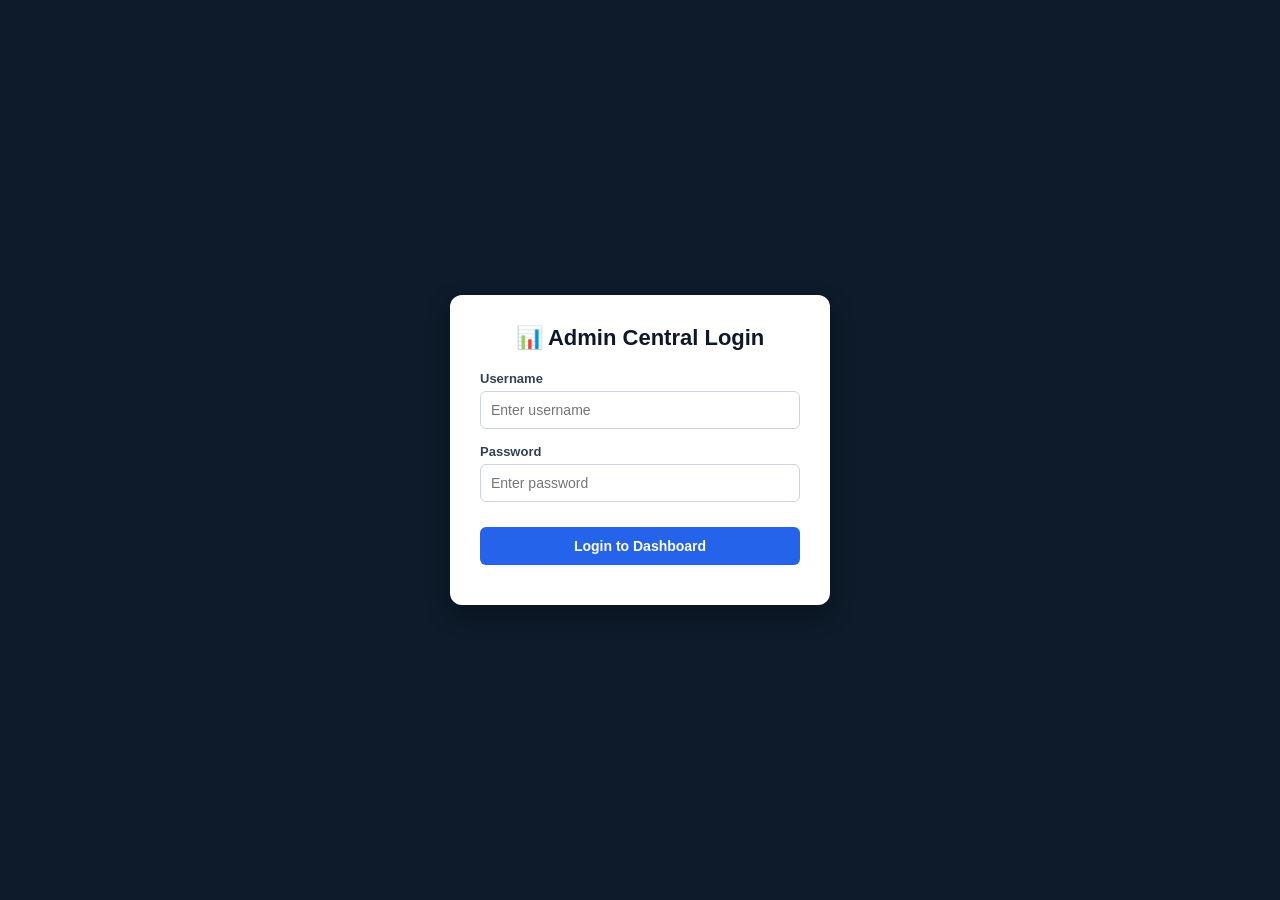
<file: admin.html>
<!DOCTYPE html>
<html lang="en">

<head>
    <meta charset="UTF-8">
    <meta name="viewport" content="width=device-width, initial-scale=1.0">
    <title>Live IPO - Admin Central Control Center</title>

    <!-- External CSS Links -->
    <link rel="stylesheet" href="admin.css?v=2026.09.19">
    <link rel="stylesheet" href="style.css">

    <!-- JavaScript Links -->
    <script src="script.js?v=2026.09.19"></script>
    <script src="admin.js?v=2026.09.19"></script>
    <script>
        // જો લોગિન ના કરેલું હોય તો સીધું લોગિન પેજ પર મોકલી દો
        if (localStorage.getItem('live_ipo_admin_logged') !== 'true') {
            window.location.href = 'login.html';
        }
    </script>
</head>

<body>

    <!-- Sidebar -->
    <aside class="admin-sidebar">
        <div class="admin-brand">
            📊 Live IPO <span class="admin-badge">Admin</span>
        </div>
        <ul class="admin-menu">
            <li><a href="#" class="active" onclick="switchAdminView('dashboard', event)">🏠 Dashboard</a></li>
            <li><a href="#" onclick="switchAdminView('registrars', event)">🏢 Manage Registrars</a></li>
            <li><a href="#" onclick="switchAdminView('gmp', event)">📈 Manage GMP</a></li>
            <li><a href="index.html" target="_blank">🌐 View Live Website ↗</a></li>
            <li><a href="#" onclick="adminLogout(event)" style="color: #fca5a5;">🚪 Logout</a></li>
        </ul>
    </aside>

    <!-- Main Dashboard Area -->
    <main class="admin-main">

        <!-- Top Header Bar -->
        <div class="top-header-bar">
            <div>
                <h1>Central Control Center</h1>
                <p>Changes made here instantly sync with Live Website & Android Application.</p>
            </div>
            <div>
                <span class="sync-badge">⚡ Sync Status: Web + Android Active</span>
            </div>
        </div>

        <!-- Registrars Section -->
        <div id="registrarsSection" class="content-card" style="display: none;">
            <div class="content-card-header">
                <h3>Manage Registrars List</h3>
            </div>
            <div
                style="background: #f8fafc; padding: 15px; border-radius: 8px; border: 1px solid #e2e8f0; margin-bottom: 20px;">
                <div style="font-size: 13.5px; font-weight: 700; color: #0f172a; margin-bottom: 10px;">➕ Add New
                    Registrar</div>
                <div style="display: grid; grid-template-columns: repeat(2, 1fr) auto; gap: 10px; margin-bottom: 10px;">
                    <input type="text" id="manageNewRegName" placeholder="Registrar Name (e.g. Skyline Financial)"
                        style="padding: 8px 10px; border: 1px solid #cbd5e1; border-radius: 6px; font-size: 13px;">
                    <input type="text" id="manageNewRegWeb" placeholder="Registrar Website (e.g. linkintime.co.in)"
                        style="padding: 8px 10px; border: 1px solid #cbd5e1; border-radius: 6px; font-size: 13px;">
                </div>
                <div style="display: grid; grid-template-columns: 1fr 1fr 1fr auto; gap: 10px;">
                    <input type="text" id="manageNewRegMobile" placeholder="Mobile / Contact Number"
                        style="padding: 8px 10px; border: 1px solid #cbd5e1; border-radius: 6px; font-size: 13px;">
                    <input type="email" id="manageNewRegEmail" placeholder="Email ID (e.g. ipo@linkintime.co.in)"
                        style="padding: 8px 10px; border: 1px solid #cbd5e1; border-radius: 6px; font-size: 13px;">
                    <input type="text" id="manageNewRegUrl" placeholder="Allotment URL (https://...)"
                        style="padding: 8px 10px; border: 1px solid #cbd5e1; border-radius: 6px; font-size: 13px;">
                    <button type="button" onclick="addNewRegistrarFromManager()"
                        style="background: #166534; color: #fff; border: none; padding: 8px 16px; border-radius: 6px; cursor: pointer; font-weight: 600; font-size: 13px;">Save
                        Registrar</button>
                </div>
            </div>
            <div style="overflow-x: auto;">
                <table class="admin-table">
                    <thead>
                        <tr>
                            <th>Registrar Name</th>
                            <th>Website</th>
                            <th>Mobile Number</th>
                            <th>Email ID</th>
                            <th>Allotment URL</th>
                            <th style="text-align: center;">Actions</th>
                        </tr>
                    </thead>
                    <tbody id="registrarsTableBody">
                        <!-- Dynamic Registrar Rows -->
                    </tbody>
                </table>
            </div>
        </div>

        <!-- Registrar Edit Modal/Box -->
        <div id="registrarEditModal"
            style="display: none; position: fixed; top: 0; left: 0; width: 100%; height: 100%; background: rgba(0,0,0,0.5); z-index: 2000; align-items: center; justify-content: center;">
            <div
                style="background: #ffffff; width: 100%; max-width: 500px; border-radius: 12px; padding: 25px; box-shadow: 0 4px 20px rgba(0,0,0,0.15);">
                <div
                    style="display: flex; justify-content: space-between; align-items: center; margin-bottom: 20px; border-bottom: 1px solid #e2e8f0; padding-bottom: 10px;">
                    <h3 style="margin: 0; font-size: 18px; color: #0f172a;">✏️ Edit Registrar Details</h3>
                    <button type="button" onclick="closeRegistrarModal()"
                        style="background: none; border: none; font-size: 20px; cursor: pointer; color: #64748b;">×</button>
                </div>
                <input type="hidden" id="editRegIndex">
                <div style="display: flex; flex-direction: column; gap: 12px;">
                    <div>
                        <label
                            style="font-size: 13px; font-weight: 700; color: #0f172a; display: block; margin-bottom: 4px;">Registrar
                            Name</label>
                        <input type="text" id="editRegName"
                            style="width: 100%; padding: 8px 10px; border: 1px solid #cbd5e1; border-radius: 6px; font-size: 13.5px; box-sizing: border-box;">
                    </div>
                    <div>
                        <label
                            style="font-size: 13px; font-weight: 700; color: #0f172a; display: block; margin-bottom: 4px;">Registrar
                            Website</label>
                        <input type="text" id="editRegWeb"
                            style="width: 100%; padding: 8px 10px; border: 1px solid #cbd5e1; border-radius: 6px; font-size: 13.5px; box-sizing: border-box;">
                    </div>
                    <div>
                        <label
                            style="font-size: 13px; font-weight: 700; color: #0f172a; display: block; margin-bottom: 4px;">Mobile
                            / Contact Number</label>
                        <input type="text" id="editRegMobile"
                            style="width: 100%; padding: 8px 10px; border: 1px solid #cbd5e1; border-radius: 6px; font-size: 13.5px; box-sizing: border-box;">
                    </div>
                    <div>
                        <label
                            style="font-size: 13px; font-weight: 700; color: #0f172a; display: block; margin-bottom: 4px;">Email
                            ID</label>
                        <input type="email" id="editRegEmail"
                            style="width: 100%; padding: 8px 10px; border: 1px solid #cbd5e1; border-radius: 6px; font-size: 13.5px; box-sizing: border-box;">
                    </div>
                    <div>
                        <label
                            style="font-size: 13px; font-weight: 700; color: #0f172a; display: block; margin-bottom: 4px;">Allotment
                            URL</label>
                        <input type="text" id="editRegUrl"
                            style="width: 100%; padding: 8px 10px; border: 1px solid #cbd5e1; border-radius: 6px; font-size: 13.5px; box-sizing: border-box;">
                    </div>
                    <div style="display: flex; gap: 10px; margin-top: 15px;">
                        <button type="button" onclick="saveUpdatedRegistrar()"
                            style="background: #166534; color: #fff; border: none; padding: 10px 20px; border-radius: 6px; font-weight: 600; cursor: pointer; flex: 1;">Save
                            Changes</button>
                        <button type="button" onclick="closeRegistrarModal()"
                            style="background: #64748b; color: #fff; border: none; padding: 10px 20px; border-radius: 6px; font-weight: 600; cursor: pointer;">Cancel</button>
                    </div>
                </div>
            </div>
        </div>

        <!-- Quick GMP & Pricing Manager -->
        <div id="gmpManagerSection" class="content-card" style="display: none;">
            <div class="content-card-header">
                <h3>GMP & Pricing Manager</h3>
            </div>
            <div style="overflow-x: auto;">
                <table class="admin-table">
                    <thead>
                        <tr>
                            <th>IPO Name & ID</th>
                            <th>Current Price Band</th>
                            <th>Update GMP (₹)</th>
                            <th>Est. Listing Price (₹)</th>
                            <th>Mark Allotment Out</th>
                            <th style="text-align: center;">Action</th>
                        </tr>
                    </thead>
                    <tbody id="gmpTableBody">
                        <!-- Dynamic GMP Rows -->
                    </tbody>
                </table>
            </div>
        </div>

        <!-- Statistics Cards -->
        <div class="stats-grid">
            <div class="stat-card">
                <div class="stat-card-title">Total IPOs</div>
                <div class="stat-card-value" id="stat_total">0</div>
                <div class="stat-card-icon" style="background: #e0f2fe; color: #0284c7;">📁</div>
            </div>
            <div class="stat-card">
                <div class="stat-card-title">Ongoing / Live</div>
                <div class="stat-card-value" id="stat_live" style="color: #166534;">0</div>
                <div class="stat-card-icon" style="background: #dcfce7; color: #166534;">🟢</div>
            </div>
            <div class="stat-card">
                <div class="stat-card-title">Upcoming</div>
                <div class="stat-card-value" id="stat_upcoming" style="color: #1d4ed8;">0</div>
                <div class="stat-card-icon" style="background: #e0e7ff; color: #1d4ed8;">🔵</div>
            </div>
            <div class="stat-card">
                <div class="stat-card-title">Allotment Declared</div>
                <div class="stat-card-value" id="stat_allotment" style="color: #7c3aed;">0</div>
                <div class="stat-card-icon" style="background: #f3e8ff; color: #7c3aed;">🟣</div>
            </div>
        </div>

        <!-- Add / Edit Form Drawer -->
        <div class="form-drawer" id="ipoFormDrawer">
            <div class="form-drawer-header">
                <h3 id="drawerTitle">➕ Add New IPO Complete Profile</h3>
                <button class="close-drawer-btn" onclick="toggleDrawer(false)">×</button>
            </div>
            <div class="form-drawer-body">
                <form id="manageIpoForm">

                    <!-- 1. Basic Info -->
                    <div class="form-section-title">1. Basic Company Info</div>
                    <div class="form-grid-3">
                        <div class="form-group">
                            <label>Company Full Name*</label>
                            <input type="text" id="adm_name" required placeholder="e.g. Purple Style Labs IPO">
                        </div>
                        <div class="form-group">
                            <label>Company Logo URL / Short Text</label>
                            <input type="text" id="adm_logo" placeholder="https://... or PSL">
                        </div>
                        <div class="form-group">
                            <label>Unique IPO Code / ID*</label>
                            <input type="text" id="adm_id" required placeholder="e.g. PSL">
                        </div>
                    </div>
                    <div class="form-grid-2" style="margin-top: 12px;">
                        <div class="form-group">
                            <label>IPO Type*</label>
                            <select id="adm_type">
                                <option value="Mainboard">Mainboard</option>
                                <option value="SME">SME</option>
                            </select>
                        </div>
                    </div>
                    <div class="form-group" style="margin-top: 12px;">
                        <label>About Company (Overview)*</label>
                        <textarea id="adm_about" rows="2" placeholder="Enter brief company description..."></textarea>
                    </div>

                    <!-- 2. Important Dates & Key Details -->
                    <div class="form-section-title">2. IPO Important Dates & Key Details</div>

                    <div style="display: flex; justify-content: space-between; align-items: center; margin-bottom: 6px;">
                        <span style="font-size: 12.5px; font-weight: 700; color: #0284c7;">Important Dates</span>
                        <label style="font-size: 12px; font-weight: 600; display: flex; align-items: center; gap: 6px; cursor: pointer; text-transform: none; color: #1e293b; background: #e2e8f0; padding: 3px 8px; border-radius: 4px;">
                            <input type="checkbox" id="lock_manual_dates"> 🔒 Lock Dates (મેન્યુઅલ ડેટા લોક કરો)
                        </label>
                    </div>

                    <!-- સુધારેલ 3 કૉલમ ડેટ લેઆઉટ -->
                    <div class="form-grid-4">
                        <div class="form-group">
                            <label>IPO Open Date*</label>
                            <input type="date" id="adm_openDate" onclick="this.showPicker()" style="cursor: pointer;">
                        </div>
                        <div class="form-group">
                            <label>IPO Close Date*</label>
                            <input type="date" id="adm_closeDate" onclick="this.showPicker()" style="cursor: pointer;">
                        </div>
                        <div class="form-group">
                            <label>Basis of Allotment Date*</label>
                            <input type="date" id="adm_allotmentDate" onclick="this.showPicker()"
                                style="cursor: pointer;">
                        </div>
                        <div class="form-group">
                            <label>Listing Date*</label>
                            <input type="date" id="adm_listingDate" onclick="this.showPicker()"
                                style="cursor: pointer;">
                        </div>
                    </div>

                    <!-- સુધારેલ 2 કૉલમ લેઆઉટ (Listing Date અને Exchanges માટે) -->
                    <div class="form-grid-2" style="margin-bottom: 15px;">

                        <div class="form-group">
                            <label style="display: block; font-weight: 600; margin-bottom: 5px;">Listed on
                                Exchanges*</label>
                            <div style="display: flex; gap: 20px; align-items: center; padding: 8px 0;">
                                <label style="cursor: pointer; display: flex; align-items: center; gap: 6px;">
                                    <input type="checkbox" id="ex_bse" value="BSE" checked
                                        style="width: 16px; height: 16px;"> BSE
                                </label>
                                <label style="cursor: pointer; display: flex; align-items: center; gap: 6px;">
                                    <input type="checkbox" id="ex_nse" value="NSE" checked
                                        style="width: 16px; height: 16px;"> NSE
                                </label>
                            </div>
                            <input type="hidden" id="adm_listingAt">
                        </div>
                    </div>

                    <div style="display: flex; justify-content: space-between; align-items: center; margin-bottom: 6px; border-top: 1px solid #e2e8f0; padding-top: 10px;">
                        <span style="font-size: 12.5px; font-weight: 700; color: #0284c7;">Key Details & Price Band</span>
                        <label style="font-size: 12px; font-weight: 600; display: flex; align-items: center; gap: 6px; cursor: pointer; text-transform: none; color: #1e293b; background: #e2e8f0; padding: 3px 8px; border-radius: 4px;">
                            <input type="checkbox" id="lock_manual_issue"> 🔒 Lock Price & Details (મેન્યુઅલ ડેટા લોક કરો)
                        </label>
                    </div>

                    <div class="form-grid-4">
                        <div class="form-group">
                            <label>Price Band Start (₹) [e.g. 546]*</label>
                            <input type="number" id="adm_priceStart" placeholder="546">
                        </div>
                        <div class="form-group">
                            <label>Price Band End (₹) [e.g. 575]*</label>
                            <input type="number" id="adm_priceEnd" placeholder="575">
                        </div>
                        <div class="form-group">
                            <label>Issue / Cut-off Price (₹)*</label>
                            <input type="number" id="adm_cutOff" placeholder="575">
                        </div>
                        <div class="form-group">
                            <label>Lot Size (Shares Count)*</label>
                            <input type="number" id="adm_lotRaw" placeholder="26">
                        </div>
                        <div class="form-group">
                            <label>Face Value*</label>
                            <input type="text" id="adm_faceValue" value="₹10 per share" placeholder="₹10 per share">
                        </div>
                        <div class="form-group">
                            <label>Employee Discount</label>
                            <input type="text" id="adm_empDiscount" value="Nil" placeholder="Nil">
                        </div>
                    </div>
                    <div class="form-grid-3">
                        <div class="form-group">
                            <label>Total Issue Size (e.g. ₹680.00 Cr)*</label>
                            <input type="text" id="adm_totalSize" placeholder="₹680.00 Cr">
                        </div>
                        <div class="form-group">
                            <label>Fresh Issue (e.g. ₹500.00 Cr)*</label>
                            <input type="text" id="adm_freshissue" placeholder="₹500.00 Cr">
                        </div>
                        <div class="form-group">
                            <label>Offer For Sale (OFS) (e.g. ₹180.00 Cr)*</label>
                            <input type="text" id="adm_ofs" placeholder="₹180.00 Cr">
                        </div>
                    </div>

                    <!-- 3. Live GMP -->
                    <div class="form-section-title">3. Live GMP & Projections</div>
                    <div class="form-grid-3">
                        <div class="form-group">
                            <label>Latest GMP (₹)</label>
                            <input type="text" id="adm_gmp" placeholder="50">
                        </div>
                        <div class="form-group">
                            <label>Estimated Listing Price</label>
                            <input type="text" id="adm_estPrice" placeholder="₹625">
                        </div>
                        <div class="form-group">
                            <label>Book Profit / Gain per lot</label>
                            <input type="text" id="adm_bookProfit" placeholder="₹1,300">
                        </div>
                    </div>

                    <!-- 4. Company Financials (₹ in Cr) -->
                    <div class="form-section-title" style="display: flex; justify-content: space-between; align-items: center;">
                        <span>4. Company Financials (₹ in Cr)</span>
                        <label style="font-size: 12px; font-weight: 600; display: flex; align-items: center; gap: 6px; cursor: pointer; text-transform: none; color: #1e293b; background: #e2e8f0; padding: 3px 8px; border-radius: 4px;">
                            <input type="checkbox" id="lock_manual_fin"> 🔒 Lock Financials (મેન્યુઅલ ડેટા લોક કરો)
                        </label>
                    </div>
                    <div style="overflow-x: auto; margin-bottom: 15px;">
                        <table class="admin-table financial-matrix-table"
                            style="width: 100%; background: #fff; border-radius: 8px; border: 1px solid #cbd5e1; border-collapse: collapse;">
                            <thead>
                                <tr>
                                    <th style="width: 28%; text-align: left; padding-left: 20px;">Financial Year</th>
                                    <th style="width: 18%; text-align: center;">Total Asset</th>
                                    <th style="width: 18%; text-align: center;">Total Revenue</th>
                                    <th style="width: 18%; text-align: center;">Total Expenses</th>
                                    <th style="width: 18%; text-align: center;">Profit</th>
                                </tr>
                            </thead>
                            <tbody>
                                <tr>
                                    <td style="text-align: left; padding-left: 12px;"><input type="text" id="fin_23_yr"
                                            value="FY-2023" style="font-weight: 700; width: 100px; text-align: left;">
                                    </td>
                                    <td style="text-align: center;"><input type="text" id="fin_23_ast" placeholder="-">
                                    </td>
                                    <td style="text-align: center;"><input type="text" id="fin_23_rev" placeholder="-">
                                    </td>
                                    <td style="text-align: center;"><input type="text" id="fin_23_exp" placeholder="-">
                                    </td>
                                    <td style="text-align: center;"><input type="text" id="fin_23_prf" placeholder="-">
                                    </td>
                                </tr>
                                <tr>
                                    <td style="text-align: left; padding-left: 12px;"><input type="text" id="fin_24_yr"
                                            value="FY-2024" style="font-weight: 700; width: 100px; text-align: left;">
                                    </td>
                                    <td style="text-align: center;"><input type="text" id="fin_24_ast"
                                            placeholder="31.76"></td>
                                    <td style="text-align: center;"><input type="text" id="fin_24_rev"
                                            placeholder="62.75"></td>
                                    <td style="text-align: center;"><input type="text" id="fin_24_exp"
                                            placeholder="53.54"></td>
                                    <td style="text-align: center;"><input type="text" id="fin_24_prf"
                                            placeholder="6.16"></td>
                                </tr>
                                <tr>
                                    <td style="text-align: left; padding-left: 12px;"><input type="text" id="fin_25_yr"
                                            value="FY-2025" style="font-weight: 700; width: 100px; text-align: left;">
                                    </td>
                                    <td style="text-align: center;"><input type="text" id="fin_25_ast"
                                            placeholder="69.32"></td>
                                    <td style="text-align: center;"><input type="text" id="fin_25_rev"
                                            placeholder="79.98"></td>
                                    <td style="text-align: center;"><input type="text" id="fin_25_exp"
                                            placeholder="70.32"></td>
                                    <td style="text-align: center;"><input type="text" id="fin_25_prf"
                                            placeholder="6.66"></td>
                                </tr>
                                <tr>
                                    <td style="text-align: left; padding-left: 12px;"><input type="text" id="fin_26_yr"
                                            value="FY-2026" style="font-weight: 700; width: 100px; text-align: left;">
                                    </td>
                                    <td style="text-align: center;"><input type="text" id="fin_26_ast"
                                            placeholder="99.84"></td>
                                    <td style="text-align: center;"><input type="text" id="fin_26_rev"
                                            placeholder="90.84"></td>
                                    <td style="text-align: center;"><input type="text" id="fin_26_exp"
                                            placeholder="79.99"></td>
                                    <td style="text-align: center;"><input type="text" id="fin_26_prf"
                                            placeholder="7.53"></td>
                                </tr>
                            </tbody>
                        </table>
                    </div>

                    <!-- 5. Company Valuation Inputs -->
                    <div class="form-section-title" style="display: flex; justify-content: space-between; align-items: center;">
                        <span>5. Company Valuation Ratios</span>
                        <label style="font-size: 12px; font-weight: 600; display: flex; align-items: center; gap: 6px; cursor: pointer; text-transform: none; color: #1e293b; background: #e2e8f0; padding: 3px 8px; border-radius: 4px;">
                            <input type="checkbox" id="lock_manual_val"> 🔒 Lock Valuation (મેન્યુઅલ ડેટા લોક કરો)
                        </label>
                    </div>
                    <div class="form-grid-3">
                        <div class="form-group"><label>EPS (e.g. ₹15.24)</label><input type="text" id="val_eps"
                                placeholder="₹15.24"></div>
                        <div class="form-group"><label>P/E Ratio (e.g. 37.72x)</label><input type="text" id="val_pe"
                                placeholder="37.72x"></div>
                        <div class="form-group"><label>RoNW (e.g. 24.50%)</label><input type="text" id="val_ronw"
                                placeholder="24.50%"></div>
                    </div>
                    <div class="form-grid-3">
                        <div class="form-group"><label>NAV (e.g. ₹62.10)</label><input type="text" id="val_nav"
                                placeholder="₹62.10"></div>
                        <div class="form-group"><label>EBITDA Margin (e.g. 18.40%)</label><input type="text"
                                id="val_ebitda" placeholder="18.40%"></div>
                        <div class="form-group"><label>PAT Margin (e.g. 9.20%)</label><input type="text" id="val_pat"
                                placeholder="9.20%"></div>
                    </div>

                    <!-- 6. Application Lot Size Matrix -->
                    <div class="form-section-title" style="display: flex; justify-content: space-between; align-items: center;">
                        <span>6. Application Lot Size Details</span>
                        <label style="font-size: 12px; font-weight: 600; display: flex; align-items: center; gap: 6px; cursor: pointer; text-transform: none; color: #1e293b; background: #e2e8f0; padding: 3px 8px; border-radius: 4px;">
                            <input type="checkbox" id="lock_manual_lots"> 🔒 Lock Lot Sizes (મેન્યુઅલ ડેટા લોક કરો)
                        </label>
                    </div>
                    <div style="overflow-x: auto; margin-bottom: 15px;">
                        <table class="admin-table"
                            style="background: #fff; border-radius: 8px; border: 1px solid #cbd5e1;">
                            <thead>
                                <tr>
                                    <th>Application</th>
                                    <th style="text-align: center;">Enter Lots*</th>
                                    <th style="text-align: center;">Shares (Auto)</th>
                                    <th style="text-align: center;">Total Amount (Auto)</th>
                                </tr>
                            </thead>
                            <tbody>
                                <tr>
                                    <td><input type="text" id="app_name_retail" value="Retail Min"
                                            style="font-weight: 700; width: 130px; border: 1px solid #cbd5e1; padding: 4px; border-radius: 4px;">
                                    </td>
                                    <td style="text-align: center;"><input type="number" id="lot_retail" value="1"
                                            style="width: 80px; text-align: center;" min="1"></td>
                                    <td style="text-align: center; color: #64748b;" id="preview_shares_retail">26</td>
                                    <td style="text-align: center; color: #166534; font-weight: 600;"
                                        id="preview_amt_retail">₹14,950</td>
                                </tr>
                                <tr>
                                    <td><input type="text" id="app_name_shni" value="Small HNI"
                                            style="font-weight: 700; width: 130px; border: 1px solid #cbd5e1; padding: 4px; border-radius: 4px;">
                                    </td>
                                    <td style="text-align: center;"><input type="number" id="lot_shni" value="14"
                                            style="width: 80px; text-align: center;" min="1"></td>
                                    <td style="text-align: center; color: #64748b;" id="preview_shares_shni">364</td>
                                    <td style="text-align: center; color: #166534; font-weight: 600;"
                                        id="preview_amt_shni">₹2,09,300</td>
                                </tr>
                                <tr>
                                    <td><input type="text" id="app_name_bhni" value="Big HNI"
                                            style="font-weight: 700; width: 130px; border: 1px solid #cbd5e1; padding: 4px; border-radius: 4px;">
                                    </td>
                                    <td style="text-align: center;"><input type="number" id="lot_bhni" value="68"
                                            style="width: 80px; text-align: center;" min="1"></td>
                                    <td style="text-align: center; color: #64748b;" id="preview_shares_bhni">1,768</td>
                                    <td style="text-align: center; color: #166534; font-weight: 600;"
                                        id="preview_amt_bhni">₹10,16,600</td>
                                </tr>
                            </tbody>
                        </table>
                    </div>

                    <!-- Allotment Status & Registrar Link Section -->
                    <div class="form-section-title">Allotment Status & Link</div>
                    <div class="form-grid-3">
                        <div class="form-group">
                            <label>Select Registrar</label>
                            <div style="display: flex; gap: 5px;">
                                <select id="adm_registrarSelect" onchange="setRegistrarLink(this.value)"
                                    style="padding: 9px; border: 1px solid #cbd5e1; border-radius: 6px; width: 100%; background: #fff;">
                                    <option value="">-- Select Registrar --</option>
                                    <option value="https://linkintime.co.in/initial_offer/default.aspx">Link Intime
                                        India Pvt Ltd</option>
                                    <option value="https://kosmic.kfintech.com/ipostatus/">KFin Technologies Ltd
                                    </option>
                                    <option value="https://ipo.bigshareonline.com/ipo_status.html">Bigshare Services Pvt
                                        Ltd</option>
                                </select>
                                <button type="button" onclick="toggleNewRegistrarBox()"
                                    style="padding: 0 10px; background: #0284c7; color: #fff; border: none; border-radius: 6px; cursor: pointer;"
                                    title="Add New Registrar">+</button>
                            </div>
                        </div>
                        <div class="form-group">
                            <label>Registrar Allotment URL / Link</label>
                            <input type="text" id="adm_allotmentLink" placeholder="https://...">
                        </div>
                        <div class="form-group"
                            style="display: flex; align-items: center; gap: 10px; margin-top: 25px;">
                            <label
                                style="cursor: pointer; display: flex; align-items: center; gap: 8px; font-weight: 700; color: #7c3aed;">
                                <input type="checkbox" id="adm_isAllotmentOut" style="width: 18px; height: 18px;">
                                <span>Mark Allotment Out</span>
                            </label>
                        </div>
                    </div>

                    <!-- નવો રજિસ્ટ્રાર ઉમેરવા માટેનું હિડન બોક્સ -->
                    <div id="newRegistrarBox"
                        style="display: none; background: #f8fafc; padding: 12px; border: 1px dashed #cbd5e1; border-radius: 6px; margin-bottom: 15px;">
                        <div style="font-size: 13px; font-weight: 700; color: #0f172a; margin-bottom: 8px;">➕ Add Custom
                            Registrar to List</div>
                        <div class="form-grid-2">
                            <input type="text" id="newRegName" placeholder="Registrar Name (e.g. Skyline Financial)"
                                style="padding: 7px; border: 1px solid #cbd5e1; border-radius: 4px;">
                            <div style="display: flex; gap: 6px;">
                                <input type="text" id="newRegUrl" placeholder="Registrar URL (https://...)"
                                    style="padding: 7px; border: 1px solid #cbd5e1; border-radius: 4px; flex: 1;">
                                <button type="button" onclick="addNewRegistrarOption()"
                                    style="background: #166534; color: #fff; border: none; padding: 6px 12px; border-radius: 4px; cursor: pointer; font-weight: 600;">Save</button>
                            </div>
                        </div>
                    </div>


                    <!-- ========================================== -->
                    <!-- 3. IPO Subscription Details (Admin Inputs) -->
                    <!-- ========================================== -->
                    <div class="form-section-title" style="display: flex; justify-content: space-between; align-items: center;">
                        <span>3. IPO Subscription Details (No. of Shares & Apps)</span>
                        <label style="font-size: 12px; font-weight: 600; display: flex; align-items: center; gap: 6px; cursor: pointer; text-transform: none; color: #1e293b; background: #e2e8f0; padding: 3px 8px; border-radius: 4px;">
                            <input type="checkbox" id="lock_manual_sub"> 🔒 Lock Subscription (મેન્યુઅલ ડેટા લોક કરો)
                        </label>
                    </div>

                    <div style="font-size: 12.5px; font-weight: 700; color: #0284c7; margin-bottom: 6px;">Subscription
                        Details (Shares)</div>
                    <div style="overflow-x: auto; margin-bottom: 15px;">
                        <table class="admin-table financial-matrix-table"
                            style="width: 100%; background: #fff; border-radius: 8px; border: 1px solid #cbd5e1; border-collapse: collapse;">
                            <thead>
                                <tr>
                                    <th style="text-align: left; padding-left: 12px;">Category</th>
                                    <th style="text-align: center;">Offered Shares</th>
                                    <th style="text-align: center;">Applied Shares</th>
                                </tr>
                            </thead>
                            <tbody id="adminSubSharesBody">
                                <tr>
                                    <td style="text-align: left; padding-left: 12px;"><strong>QIB</strong></td>
                                    <td><input type="number" id="sub_qib_off" placeholder="Offered"></td>
                                    <td><input type="number" id="sub_qib_app" placeholder="Applied"></td>
                                </tr>
                                <tr>
                                    <td style="text-align: left; padding-left: 12px;"><strong>NII</strong></td>
                                    <td><input type="number" id="sub_nii_off" placeholder="Offered"></td>
                                    <td><input type="number" id="sub_nii_app" placeholder="Applied"></td>
                                </tr>
                                <tr>
                                    <td style="text-align: left; padding-left: 12px;"><strong>B-NII (₹10L+)</strong>
                                    </td>
                                    <td><input type="number" id="sub_bnii_off" placeholder="Offered"></td>
                                    <td><input type="number" id="sub_bnii_app" placeholder="Applied"></td>
                                </tr>
                                <tr>
                                    <td style="text-align: left; padding-left: 12px;"><strong>S-NII (₹2-10L)</strong>
                                    </td>
                                    <td><input type="number" id="sub_snii_off" placeholder="Offered"></td>
                                    <td><input type="number" id="sub_snii_app" placeholder="Applied"></td>
                                </tr>
                                <tr>
                                    <td style="text-align: left; padding-left: 12px;"><strong>Retail</strong></td>
                                    <td><input type="number" id="sub_retail_off" placeholder="Offered"></td>
                                    <td><input type="number" id="sub_retail_app" placeholder="Applied"></td>
                                </tr>
                                <tr>
                                    <td style="text-align: left; padding-left: 12px;"><strong>Employee</strong></td>
                                    <td><input type="number" id="sub_emp_off" placeholder="Offered"></td>
                                    <td><input type="number" id="sub_emp_app" placeholder="Applied"></td>
                                </tr>
                                <tr>
                                    <td style="text-align: left; padding-left: 12px;"><strong>Shareholder</strong></td>
                                    <td><input type="number" id="sub_sh_off" placeholder="Offered"></td>
                                    <td><input type="number" id="sub_sh_app" placeholder="Applied"></td>
                                </tr>
                            </tbody>
                        </table>
                    </div>

                    <div style="font-size: 12.5px; font-weight: 700; color: #0284c7; margin-bottom: 6px;">
                        Application-Wise Breakup (Approx. no. of Apps)</div>
                    <div style="overflow-x: auto; margin-bottom: 15px;">
                        <table class="admin-table financial-matrix-table"
                            style="width: 100%; background: #fff; border-radius: 8px; border: 1px solid #cbd5e1; border-collapse: collapse;">
                            <thead>
                                <tr>
                                    <th style="text-align: left; padding-left: 12px;">Category</th>
                                    <th style="text-align: center;">Offered Apps</th>
                                    <th style="text-align: center;">Applied Apps</th>
                                </tr>
                            </thead>
                            <tbody>
                                <tr>
                                    <td style="text-align: left; padding-left: 12px;"><strong>B-NII (₹10L+)</strong>
                                    </td>
                                    <td><input type="number" id="app_bnii_off" placeholder="Offered"></td>
                                    <td><input type="number" id="app_bnii_app" placeholder="Applied"></td>
                                </tr>
                                <tr>
                                    <td style="text-align: left; padding-left: 12px;"><strong>S-NII (₹2-10L)</strong>
                                    </td>
                                    <td><input type="number" id="app_snii_off" placeholder="Offered"></td>
                                    <td><input type="number" id="app_snii_app" placeholder="Applied"></td>
                                </tr>
                                <tr>
                                    <td style="text-align: left; padding-left: 12px;"><strong>Retail</strong></td>
                                    <td><input type="number" id="app_retail_off" placeholder="Offered"></td>
                                    <td><input type="number" id="app_retail_app" placeholder="Applied"></td>
                                </tr>
                            </tbody>
                        </table>
                    </div>

                    <div style="margin-bottom: 15px; background: #f8fafc; padding: 12px; border-radius: 6px; border: 1px solid #e2e8f0;">
                        <div style="display: flex; justify-content: space-between; align-items: center; margin-bottom: 5px;">
                            <label style="font-size: 13px; font-weight: 600; color: #475569;">Chittorgarh IPO Key / URL Path</label>
                            <label style="font-size: 12px; font-weight: 600; display: flex; align-items: center; gap: 6px; cursor: pointer; text-transform: none; color: #b91c1c; background: #fee2e2; padding: 2px 8px; border-radius: 4px;">
                                <input type="checkbox" id="lock_manual_all"> 🚫 Stop All Auto-Sync (આખા IPO માટે ઓટો-સિંક બંધ કરો)
                            </label>
                        </div>
                        <input type="text" id="adm_chittorgarhKey" placeholder="e.g. /ipo/purple-style-labs-ipo/1782/" style="width: 100%; padding: 8px 10px; border: 1px solid #cbd5e1; border-radius: 6px; font-size: 13px; box-sizing: border-box;">
                        <span style="font-size: 11px; color: #64748b; display: block; margin-top: 4px;">આ કી નાખવાથી લાઈવ સબસ્ક્રિપ્શન, લોટ સાઇઝ અને ફાઇનાન્શિયલ ડેટા ઓટોમેટિક ફેચ થશે. જો તમે કોઈપણ ડેટા મેન્યુઅલી અપડેટ કરશો તો તે આપોઆપ લોક થઈ જશે જેથી ઓટો-સિંક તેને ઓવરરાઈટ નહીં કરે.</span>
                    </div>

                    <!-- IPO Reservation Quota Section -->
                    <div
                        style="background: #f8fafc; padding: 15px; border-radius: 8px; border: 1px solid #e2e8f0; margin-bottom: 20px;">
                        <div style="font-size: 14px; font-weight: 700; color: #0f172a; margin-bottom: 12px;">🎯 IPO
                            Reservation Quota (% of Total Issue)</div>

                        <div style="display: grid; grid-template-columns: repeat(3, 1fr); gap: 10px;">
                            <div>
                                <label
                                    style="font-size: 12px; font-weight: 600; color: #475569; display: block; margin-bottom: 4px;">QIB
                                    (%)</label>
                                <input type="number" id="res_qib" placeholder="e.g. 50"
                                    style="width: 100%; padding: 8px 10px; border: 1px solid #cbd5e1; border-radius: 6px; font-size: 13px; box-sizing: border-box;">
                            </div>
                            <div>
                                <label
                                    style="font-size: 12px; font-weight: 600; color: #475569; display: block; margin-bottom: 4px;">NII
                                    / HNI (%)</label>
                                <input type="number" id="res_nii" placeholder="e.g. 15"
                                    style="width: 100%; padding: 8px 10px; border: 1px solid #cbd5e1; border-radius: 6px; font-size: 13px; box-sizing: border-box;">
                            </div>
                            <div>
                                <label
                                    style="font-size: 12px; font-weight: 600; color: #475569; display: block; margin-bottom: 4px;">Retail
                                    (%)</label>
                                <input type="number" id="res_retail" placeholder="e.g. 35"
                                    style="width: 100%; padding: 8px 10px; border: 1px solid #cbd5e1; border-radius: 6px; font-size: 13px; box-sizing: border-box;">
                            </div>
                        </div>
                    </div>

                    <div class="form-actions">
                        <button type="submit" class="btn-add-ipo" id="saveBtn">💾 Save & Publish IPO</button>
                        <button type="button" onclick="toggleDrawer(false)" class="btn-add-ipo"
                            style="background: #64748b;">Cancel</button>
                    </div>
                </form>
            </div>
        </div>

        <!-- Master Record Table Card -->
        <div class="content-card" id="masterRecordSection">
            <div class="content-card-header">
                <h3>Manage IPO Records (Master Feed)</h3>
                <button class="btn-add-ipo" onclick="openAddDrawer()">+ Add New IPO</button>
            </div>
            <div style="overflow-x: auto;">
                <table class="admin-table">
                    <thead>
                        <tr>
                            <th>ID</th>
                            <th>IPO Name</th>
                            <th>Type</th>
                            <th>Open Date</th>
                            <th>Close Date</th>
                            <th>Allotment Date</th>
                            <th>Listing Date</th>
                            <th>Price Band</th>
                            <th>Lot Size</th>
                            <th>Live GMP (₹)</th>
                            <th>Allotment Status</th>
                            <th>Status</th>
                            <th style="text-align: center;">Actions</th>
                        </tr>
                    </thead>
                    <tbody id="adminTableBody">
                        <!-- Dynamic Records -->
                    </tbody>
                </table>
            </div>
        </div>

    </main>

</body>

</html>
</file>
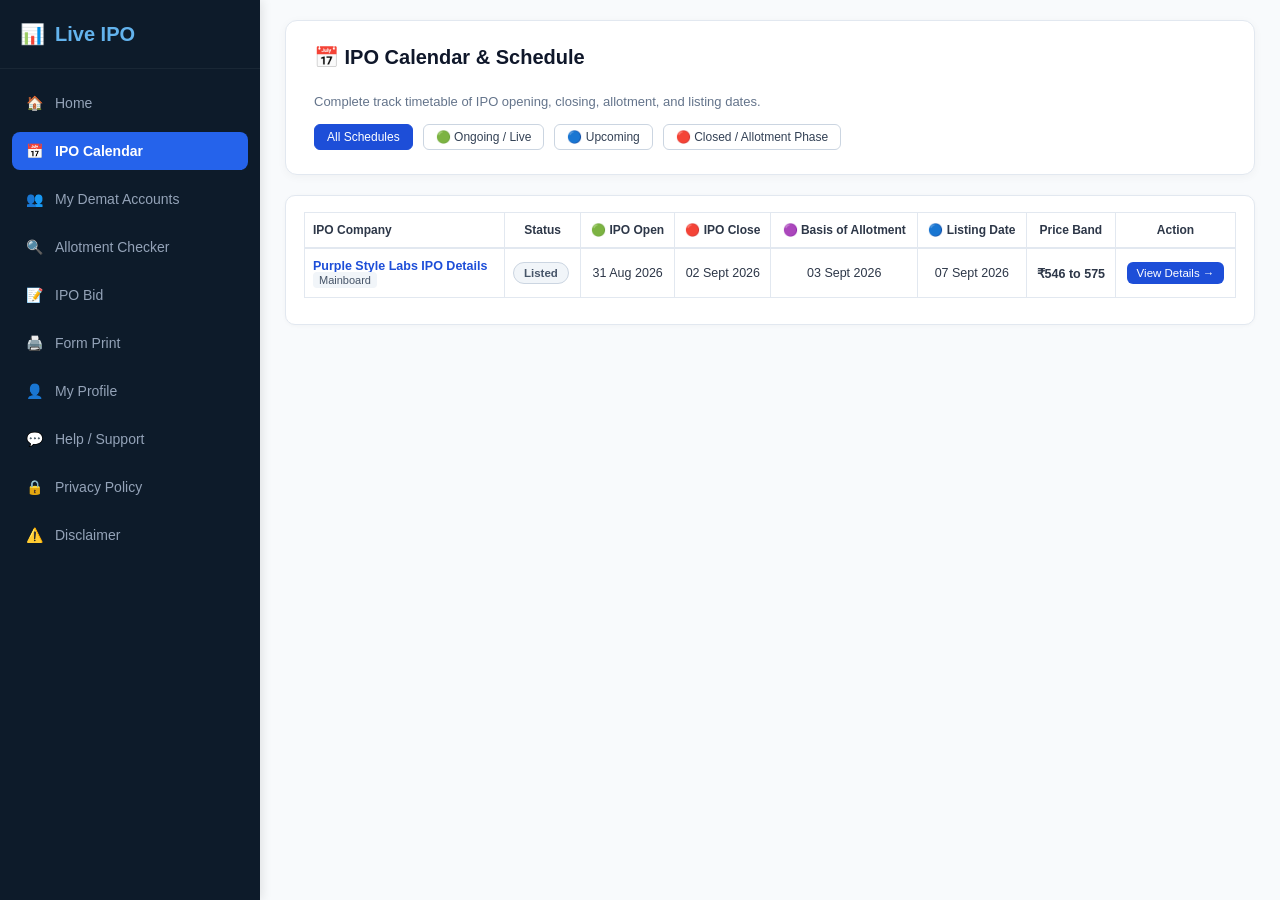
<file: ipo-calendar.html>
<!DOCTYPE html>
<html lang="en">

<head>
    <meta charset="UTF-8">
    <meta name="viewport" content="width=device-width, initial-scale=1.0">
    <title>Live IPO - IPO Calendar & Schedule</title>
    <link rel="stylesheet" href="style.css">

</head>

<body class="home-page">

    <!-- Sidebar Navigation -->
    <aside class="sidebar">
        <a href="index.html" class="sidebar-brand">
            📊 <span>Live IPO</span>
        </a>
        <ul class="sidebar-menu">
            <li class="menu-item"><a href="index.html">🏠 <span>Home</span></a></li>
            <li class="menu-item"><a href="ipo-calendar.html" class="active">📅 <span>IPO Calendar</span></a></li>
            <li class="menu-item"><a href="my-demat-accounts.html">👥 <span>My Demat Accounts</span></a></li>
            <li class="menu-item"><a href="allotment-checker.html">🔍 <span>Allotment Checker</span></a></li>
            <li class="menu-item"><a href="ipo-bid.html">📝 <span>IPO Bid</span></a></li>
            <li class="menu-item"><a href="ipo-form-print.html">🖨️ <span>Form Print</span></a></li>
            <li class="menu-item"><a href="profile.html">👤 <span>My Profile</span></a></li>
            <li class="menu-item"><a href="help-support.html">💬 <span>Help / Support</span></a></li>
            <li class="menu-item"><a href="privacy-policy.html">🔒 <span>Privacy Policy</span></a></li>
            <li class="menu-item"><a href="disclaimer.html">⚠️ <span>Disclaimer</span></a></li>
        </ul>
    </aside>

    <!-- Main Content Area -->
    <main class="main-content">

        <div class="hero-card" style="margin-bottom: 20px;">
            <div class="hero-company-info" style="flex-direction: column; align-items: flex-start;">
                <h1 style="font-size: 24px; color: #0f172a; margin-bottom: 5px;">📅 IPO Calendar & Schedule</h1>
                <p style="color: #64748b; font-size: 14px;">Complete track timetable of IPO opening, closing, allotment,
                    and listing dates.</p>
            </div>

            <!-- Filter Buttons -->
            <div class="filter-buttons" style="margin-top: 15px; display: flex; gap: 10px; flex-wrap: wrap;">
                <button onclick="filterCalendar('all')" class="filter-btn active-btn"
                    style="background: #1d4ed8; color: #fff; border-color: #1d4ed8;">All Schedules</button>
                <button onclick="filterCalendar('live')" class="filter-btn"
                    style="background: #ffffff; color: #334155;">🟢 Ongoing / Live</button>
                <button onclick="filterCalendar('upcoming')" class="filter-btn"
                    style="background: #ffffff; color: #334155;">🔵 Upcoming</button>
                <button onclick="filterCalendar('closed')" class="filter-btn"
                    style="background: #ffffff; color: #334155;">🔴 Closed / Allotment Phase</button>
            </div>
        </div>

        <!-- Calendar Table Section -->
        <div class="card-detail">
            <div style="overflow-x: auto;">
                <table class="structured-table" style="width: 100%; border-collapse: collapse;">
                    <thead>
                        <tr>
                            <th style="text-align: left;">IPO Company</th>
                            <th style="text-align: center;">Status</th>
                            <th style="text-align: center;">🟢 IPO Open</th>
                            <th style="text-align: center;">🔴 IPO Close</th>
                            <th style="text-align: center;">🟣 Basis of Allotment</th>
                            <th style="text-align: center;">🔵 Listing Date</th>
                            <th style="text-align: center;">Price Band</th>
                            <th style="text-align: center;">Action</th>
                        </tr>
                    </thead>
                    <tbody id="calendarTableBody">
                        <!-- JavaScript દ્વારા ડેટા અને એનિમેટેડ ડેટ્સ અહીં લોડ થશે -->
                    </tbody>
                </table>
            </div>
        </div>

    </main>

    <!-- External JavaScript -->
    <script src="script.js"></script>
</file>
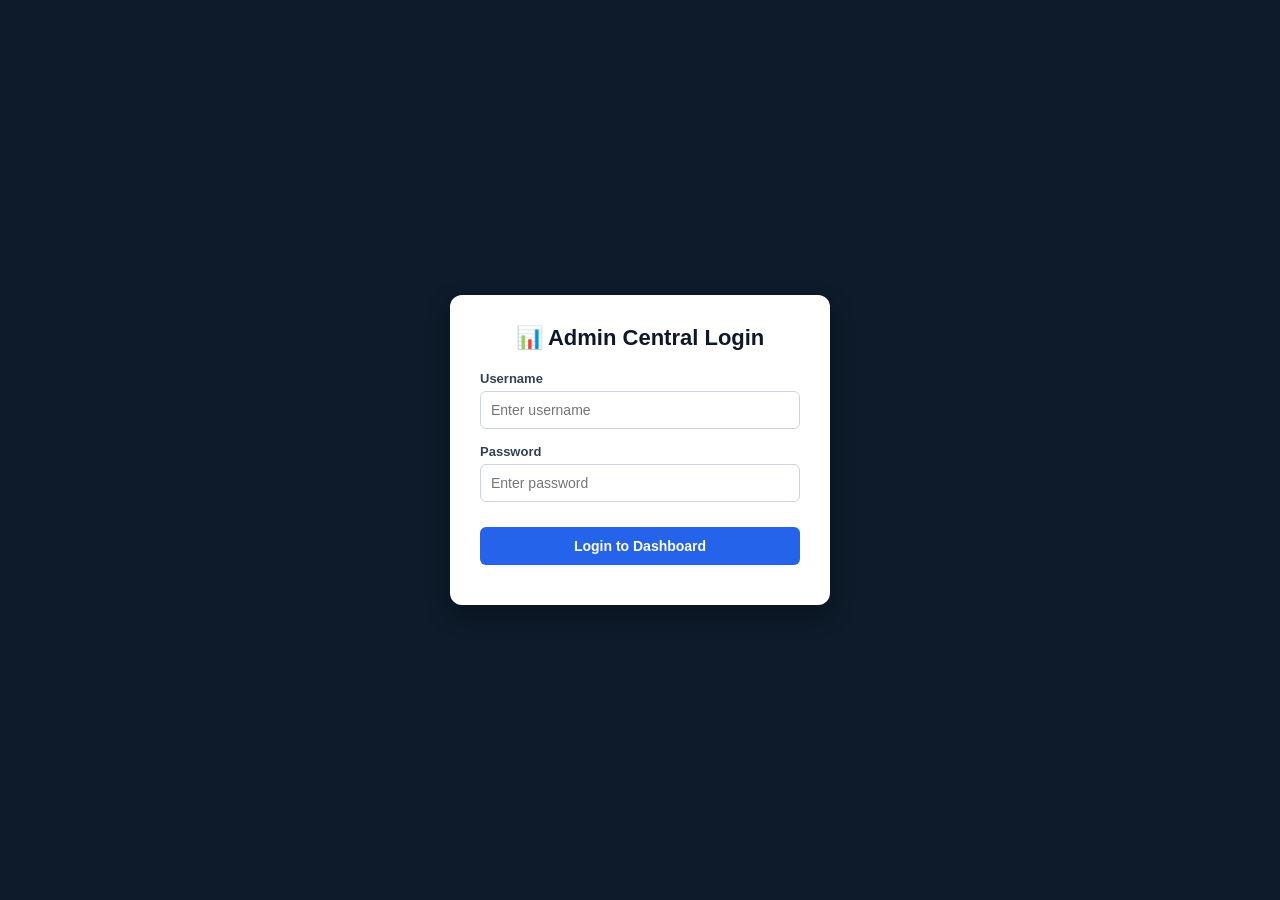
<file: login.html>
<!DOCTYPE html>
<html lang="en">

<head>
    <meta charset="UTF-8">
    <meta name="viewport" content="width=device-width, initial-scale=1.0">
    <title>Live IPO - Admin Login</title>
    <link rel="stylesheet" href="style.css">
    <style>
        body {
            background-color: #0d1b2a;
            display: flex;
            align-items: center;
            justify-content: center;
            height: 100vh;
            margin: 0;
        }

        .login-card {
            background: #ffffff;
            padding: 30px;
            border-radius: 12px;
            width: 100%;
            max-width: 380px;
            box-shadow: 0 10px 25px rgba(0, 0, 0, 0.3);
        }

        .login-card h2 {
            margin-bottom: 20px;
            color: #0f172a;
            font-size: 22px;
            text-align: center;
        }

        .form-group {
            margin-bottom: 15px;
        }

        .form-group label {
            display: block;
            font-size: 13px;
            font-weight: 700;
            color: #334155;
            margin-bottom: 5px;
        }

        .form-group input {
            width: 100%;
            padding: 10px;
            border: 1px solid #cbd5e1;
            border-radius: 6px;
            font-size: 14px;
            box-sizing: border-box;
            outline: none;
        }

        .form-group input:focus {
            border-color: #2563eb;
            box-shadow: 0 0 0 2px rgba(37, 99, 235, 0.15);
        }

        .btn-login {
            width: 100%;
            background-color: #2563eb;
            color: #ffffff;
            border: none;
            padding: 11px;
            border-radius: 6px;
            font-size: 14px;
            font-weight: 600;
            cursor: pointer;
            transition: background 0.2s;
            margin-top: 10px;
        }

        .btn-login:hover {
            background-color: #1d4ed8;
        }

        .error-msg {
            color: #dc2626;
            font-size: 12.5px;
            text-align: center;
            margin-top: 10px;
            font-weight: 600;
        }
    </style>
</head>

<body>

    <div class="login-card">
        <h2>📊 Admin Central Login</h2>
        <form id="loginForm" onsubmit="handleAdminLogin(event)">
            <div class="form-group">
                <label>Username</label>
                <input type="text" id="adminUser" required placeholder="Enter username">
            </div>
            <div class="form-group">
                <label>Password</label>
                <input type="password" id="adminPass" required placeholder="Enter password">
            </div>
            <button type="submit" class="btn-login">Login to Dashboard</button>
            <div id="errorMsg" class="error-msg"></div>
        </form>
    </div>

    <script>
        function handleAdminLogin(e) {
            e.preventDefault();
            const user = document.getElementById('adminUser').value.trim();
            const pass = document.getElementById('adminPass').value.trim();

            // અહીં તમે તમારો મનપસંદ યુઝરનેમ અને પાસવર્ડ રાખી શકો છો
            const correctUser = "admin";
            const correctPass = "liveipo2026";

            if (user === correctUser && pass === correctPass) {
                // લોગિન સફળ થાય એટલે લોકલસ્ટોરેજમાં ટોકન સેવ કરો અને એડમિન પર મોકલો
                localStorage.setItem('live_ipo_admin_logged', 'true');
                window.location.href = 'admin.html';
            } else {
                document.getElementById('errorMsg').innerText = "❌ ખોટું યુઝરનેમ અથવા પાસવર્ડ!";
            }
        }
    </script>
</body>

</html>
</file>
<file: admin.css>
:root {
    --sidebar-width: 250px;
    --primary-color: #1e293b;
    --accent-blue: #2563eb;
    --bg-light: #f4f6f9;
}

body {
    background-color: var(--bg-light);
    font-family: 'Segoe UI', Tahoma, Geneva, Verdana, sans-serif;
    margin: 0;
    display: flex;
    min-height: 100vh;
}

/* Sidebar Navigation */
.admin-sidebar {
    width: var(--sidebar-width);
    background-color: #0d1b2a;
    color: #ffffff;
    position: fixed;
    top: 0;
    bottom: 0;
    left: 0;
    padding: 20px 15px;
    display: flex;
    flex-direction: column;
    box-shadow: 2px 0 10px rgba(0,0,0,0.1);
    z-index: 100;
}

.admin-brand {
    font-size: 18px;
    font-weight: bold;
    color: #ffffff;
    padding-bottom: 20px;
    border-bottom: 1px solid rgba(255,255,255,0.1);
    display: flex;
    align-items: center;
    gap: 10px;
}

.admin-brand span { color: #63b3ed; }
.admin-brand .admin-badge { background: #2563eb; font-size: 10px; padding: 2px 6px; border-radius: 4px; }

.admin-menu { list-style: none; padding: 20px 0; margin: 0; display: flex; flex-direction: column; gap: 8px; flex: 1; }
.admin-menu a {
    display: flex;
    align-items: center;
    gap: 12px;
    padding: 11px 14px;
    color: #94a3b8;
    text-decoration: none;
    font-size: 14px;
    border-radius: 8px;
    transition: all 0.2s;
}
.admin-menu a:hover, .admin-menu a.active {
    background-color: #2563eb;
    color: #ffffff;
    font-weight: 600;
}

/* Main Content Wrapper */
.admin-main {
    margin-left: var(--sidebar-width);
    flex: 1;
    padding: 25px 30px;
    overflow-x: hidden;
    box-sizing: border-box;
}

.top-header-bar {
    display: flex;
    justify-content: space-between;
    align-items: flex-start;
    margin-bottom: 25px;
}
.top-header-bar h1 { font-size: 22px; color: #0f172a; margin: 0 0 5px 0; }
.top-header-bar p { color: #64748b; font-size: 13.5px; margin: 0; }

.sync-badge { background: #eff6ff; color: #1d4ed8; border: 1px solid #bfdbfe; padding: 6px 12px; border-radius: 20px; font-size: 12px; font-weight: 600; display: inline-flex; align-items: center; gap: 6px; }

/* Statistics Cards Grid */
.stats-grid {
    display: grid;
    grid-template-columns: repeat(4, 1fr);
    gap: 15px;
    margin-bottom: 25px;
}
.stat-card {
    background: #ffffff;
    padding: 20px;
    border-radius: 12px;
    border: 1px solid #e2e8f0;
    box-shadow: 0 1px 3px rgba(0,0,0,0.02);
    position: relative;
}
.stat-card-title { font-size: 11.5px; font-weight: 700; color: #64748b; text-transform: uppercase; letter-spacing: 0.5px; margin-bottom: 8px; }
.stat-card-value { font-size: 24px; font-weight: 800; color: #0f172a; }
.stat-card-icon { position: absolute; right: 20px; top: 20px; width: 36px; height: 36px; border-radius: 8px; display: flex; align-items: center; justify-content: center; font-size: 16px; }

/* Master Record Box */
.content-card {
    background: #ffffff;
    border-radius: 12px;
    border: 1px solid #e2e8f0;
    padding: 20px 24px;
    box-shadow: 0 1px 3px rgba(0,0,0,0.02);
    margin-bottom: 25px;
}
.content-card-header {
    display: flex;
    justify-content: space-between;
    align-items: center;
    margin-bottom: 15px;
}
.content-card-header h3 { font-size: 16px; color: #0f172a; margin: 0; font-weight: 700; }

.btn-add-ipo {
    background: #0284c7;
    color: #ffffff;
    border: none;
    padding: 8px 16px;
    border-radius: 6px;
    font-size: 13px;
    font-weight: 600;
    cursor: pointer;
    display: inline-flex;
    align-items: center;
    gap: 6px;
    transition: background 0.2s;
}
.btn-add-ipo:hover { background: #0369a1; }

/* Table Design */
.admin-table { width: 100%; border-collapse: collapse; }
.admin-table th, .admin-table td { padding: 12px 14px; text-align: left; border-bottom: 1px solid #f1f5f9; font-size: 13.5px; }
.admin-table th { background: #f8fafc; color: #475569; font-weight: 700; }
.action-btns { display: flex; gap: 8px; }
.btn-action-edit { background: #e0f2fe; color: #0284c7; border: none; padding: 5px 10px; border-radius: 4px; cursor: pointer; font-weight: 600; font-size: 12px; }
.btn-action-del { background: #fee2e2; color: #dc2626; border: none; padding: 5px 10px; border-radius: 4px; cursor: pointer; font-weight: 600; font-size: 12px; }

/* Add / Edit Form Drawer */
.form-drawer {
    background: #ffffff;
    border-radius: 12px;
    border: 1px solid #cbd5e1;
    box-shadow: 0 4px 20px rgba(0,0,0,0.08);
    margin-bottom: 30px;
    display: none;
    overflow: hidden;
    animation: slideDown 0.3s ease;
}
@keyframes slideDown {
    from { opacity: 0; transform: translateY(-10px); }
    to { opacity: 1; transform: translateY(0); }
}
.form-drawer-header {
    background: #0d1b2a;
    color: #ffffff;
    padding: 15px 20px;
    display: flex;
    justify-content: space-between;
    align-items: center;
}
.form-drawer-header h3 { margin: 0; font-size: 16px; display: flex; align-items: center; gap: 8px; }
.close-drawer-btn { background: none; border: none; color: #ffffff; font-size: 18px; cursor: pointer; }
.form-drawer-body { padding: 20px 24px; }

.form-section-title { font-size: 14px; font-weight: 700; color: #1e293b; margin: 20px 0 10px 0; border-left: 3px solid #0284c7; padding-left: 8px; background: #f8fafc; padding-top: 8px; padding-bottom: 8px; border-radius: 0 6px 6px 0; }

.form-grid-4 { 
    display: grid; 
    grid-template-columns: repeat(4, minmax(140px, 1fr)); 
    gap: 8px; 
    margin-bottom: 8px; 
}
.form-grid-3 { 
    display: grid; 
    grid-template-columns: repeat(3, minmax(200px, 1fr)); 
    gap: 8px; 
    margin-bottom: 8px; 
}
.form-grid-2 { 
    display: grid; 
    grid-template-columns: repeat(2, minmax(250px, 1fr)); 
    gap: 8px; 
    margin-bottom: 8px; 
}

/* Dark and Bold Labels for Inputs */
.form-group label {
    display: block;
    font-size: 12.5px;
    font-weight: 700;
    color: #0f172a;
    margin-bottom: 4px;
}

/* 🎯 ફોર્મના તમામ ઇનપુટ, સિલેક્ટ અને ડેટ બોક્સની સાઈઝ પ્રોપર કંટ્રોલ કરવા માટે */
.form-group input, 
.form-group select, 
.form-group textarea { 
    width: 100%; 
    max-width: 220px; /* અહીંથી તમે બોક્સની મહત્તમ પહોળાઈ કંટ્રોલ કરી શકો છો */
    padding: 8px 10px; 
    border: 1px solid #cbd5e1; 
    border-radius: 6px; 
    font-size: 13px; 
    outline: none; 
    box-sizing: border-box;
}

/* જે ઇનપુટ પૂરી લાઈનમાં રાખવાના હોય (જેવા કે 'About Company') તેના માટે */
.form-group textarea {
    max-width: 100% !important;
}

.form-group input:focus, .form-group select:focus, .form-group textarea:focus {
    border-color: #0284c7;
    box-shadow: 0 0 0 2px rgba(2, 132, 199, 0.15);
}
.form-actions { display: flex; gap: 10px; margin-top: 25px; padding-top: 15px; border-top: 1px solid #e2e8f0; }

@media(max-width: 1024px) {
    .stats-grid { grid-template-columns: repeat(2, 1fr); }
    .form-grid-4 { grid-template-columns: repeat(2, 1fr); }
    .form-grid-3 { grid-template-columns: 1fr; }
    .admin-main { margin-left: 0; padding: 15px; }
    .admin-sidebar { width: 70px; }
}

/* Precise Financial Table Alignment */
.financial-matrix-table th {
    font-size: 13px;
    font-weight: 700;
    color: #334155;
    background-color: #f8fafc;
    padding: 12px 10px;
    border-bottom: 2px solid #e2e8f0;
}

.financial-matrix-table td {
    padding: 10px;
    border-bottom: 1px solid #f1f5f9;
    vertical-align: middle;
}

.financial-matrix-table input[type="text"] {
    width: 100% !important;
    max-width: 110px !important;
    height: 34px;
    padding: 4px 8px;
    text-align: center;
    border: 1px solid #cbd5e1;
    border-radius: 6px;
    font-size: 13px;
    outline: none;
    box-sizing: border-box;
    margin: 0 auto;
    display: block;
}

.financial-matrix-table input[type="text"]:focus {
    border-color: #0284c7;
    box-shadow: 0 0 0 2px rgba(2, 132, 199, 0.15);
}
/* ટેબલની અંદરના ફોન્ટ સાઈઝ નાના કરવા માટે */
.admin-table th {
    font-size: 12px !important;
    padding: 10px 10px !important;
}

.admin-table td {
    font-size: 12px !important;
    padding: 10px 10px !important;
}

/* ડેશબોર્ડના હેડિંગ અને ટાઇટલની સાઈઝ થોડી કಾಂપેક્ટ કરવા માટે */
.top-header-bar h1 {
    font-size: 20px !important;
}

.top-header-bar p {
    font-size: 12px !important;
}

.stat-card-value {
    font-size: 20px !important;
}

.content-card-header h3 {
    font-size: 15px !important;
}
</file>
<file: style.css>
/* ==========================================================
   1. GLOBAL STYLES & RESETS
   ========================================================== */
* {
    margin: 0;
    padding: 0;
    box-sizing: border-box;
    font-family: 'Segoe UI', Tahoma, Geneva, Verdana, sans-serif;
}

body {
    display: flex;
    min-height: 100vh;
    background-color: #f4f7f6;
    color: #2d3748;
}


/* ==========================================================
   2. COMMON SIDEBAR NAVIGATION (Dark Navy Blue)
   ========================================================== */
.sidebar {
    width: 260px;
    background-color: #0d1b2a;
    color: #ffffff;
    position: fixed;
    top: 0;
    bottom: 0;
    left: 0;
    height: 100vh;
    overflow-y: auto;
    display: flex;
    flex-direction: column;
    box-shadow: 2px 0 10px rgba(0, 0, 0, 0.1);
    z-index: 1000;
}

.sidebar-brand {
    padding: 22px 20px;
    font-size: 20px;
    font-weight: bold;
    color: #ffffff;
    text-decoration: none;
    display: flex;
    align-items: center;
    gap: 10px;
    border-bottom: 1px solid rgba(255, 255, 255, 0.05);
}

.sidebar-brand span {
    color: #63b3ed;
}

.sidebar-menu {
    list-style: none;
    padding: 15px 12px;
    display: flex;
    flex-direction: column;
    gap: 6px;
    flex: 1;
}

.menu-item {
    margin-bottom: 4px;
}

.menu-item a {
    display: flex;
    align-items: center;
    gap: 12px;
    padding: 11px 14px;
    color: #94a3b8;
    text-decoration: none;
    font-size: 14px;
    font-weight: 500;
    border-radius: 8px;
    transition: all 0.2s ease;
}

.menu-item a:hover {
    background-color: #2b6cb0;
    color: #ffffff;
}

.menu-item a.active {
    background-color: #2563eb;
    color: #ffffff;
    font-weight: 600;
}


/* ==========================================================
   3. DETAIL PAGE STYLES (style.css)
   ========================================================== */
.main-content {
    margin-left: 260px;
    flex: 1;
    padding: 20px 25px;
    overflow-x: hidden;
    background-color: #f8fafc;
}

.hero-card {
    background: white;
    border-radius: 12px;
    padding: 20px 24px;
    box-shadow: 0 2px 10px rgba(0, 0, 0, 0.04);
    border: 1px solid #e2e8f0;
    margin-bottom: 12px;
}

.hero-top {
    display: flex;
    justify-content: space-between;
    align-items: flex-start;
    margin-bottom: 18px;
}

.hero-company-info {
    display: flex;
    align-items: flex-start;
    gap: 20px;
    width: 100%;
}

.company-avatar-large {
    width: 100px;
    height: 100px;
    background-color: #ffffff;
    border: 1.5px solid #cbd5e1;
    border-radius: 12px;
    display: flex;
    align-items: center;
    justify-content: center;
    font-size: 20px;
    font-weight: 800;
    color: #1a365d;
    overflow: hidden;
    flex-shrink: 0;
    box-shadow: 0 3px 10px rgba(0, 0, 0, 0.06);
    padding: 6px;
}

.company-avatar-large img {
    width: 100%;
    height: 100%;
    object-fit: contain;
}

.company-title-wrap {
    flex: 1;
}

.company-title-wrap h1 {
    font-size: 22px;
    color: #0f172a;
    display: flex;
    align-items: center;
    gap: 12px;
    margin-bottom: 6px;
    font-weight: 800;
}

.tag-badge {
    font-size: 11.5px;
    background-color: #dcfce7;
    color: #166534;
    padding: 3px 8px;
    border-radius: 6px;
    font-weight: 700;
    border: 1px solid #bbf7d0;
}

.hero-about-text {
    font-size: 13.5px;
    color: #475569;
    line-height: 1.6;
    margin-top: 4px;
    margin-bottom: 8px;
}

.hero-subtext {
    font-size: 13px;
    color: #64748b;
    margin-top: 6px;
    font-weight: 500;
}

.hero-subtext strong {
    color: #1e293b;
    font-weight: 700;
}

.btn-share {
    background: #f8fafc;
    border: 1px solid #cbd5e1;
    color: #475569;
    padding: 5px 12px;
    border-radius: 20px;
    font-size: 12px;
    font-weight: 600;
    cursor: pointer;
    display: inline-flex;
    align-items: center;
    gap: 5px;
    transition: all 0.2s ease;
    flex-shrink: 0;
}

.btn-share:hover {
    background-color: #e2e8f0;
    color: #0f172a;
}

/* Timeline Components */
.timeline-container {
    position: relative;
    margin-top: 10px;
    padding: 0 15px;
}

.timeline-track-line {
    position: absolute;
    top: 14px;
    left: 30px;
    right: 30px;
    height: 3px;
    background: #e2e8f0;
    z-index: 1;
}

.timeline-track-progress {
    position: absolute;
    top: 14px;
    left: 30px;
    width: 0%;
    height: 3px;
    background: #0284c7;
    z-index: 2;
    transition: width 0.4s ease;
}

.timeline-steps {
    position: relative;
    z-index: 3;
    display: flex;
    justify-content: space-between;
}

.step-node {
    text-align: center;
    width: 80px;
}

.node-circle {
    width: 30px;
    height: 30px;
    border-radius: 50%;
    background: white;
    border: 3px solid #cbd5e1;
    margin: 0 auto 6px auto;
    display: flex;
    align-items: center;
    justify-content: center;
    font-size: 13px;
    font-weight: bold;
    color: #64748b;
}

.step-node.completed .node-circle {
    background: #0284c7;
    border-color: #0284c7;
    color: white;
}

.step-node.active .node-circle {
    border-color: #0284c7;
    background: white;
    color: #0284c7;
    box-shadow: 0 0 0 3px rgba(2, 132, 199, 0.2);
}

.node-label {
    font-size: 12px;
    font-weight: 700;
    color: #1e293b;
}

.node-date {
    font-size: 11px;
    color: #64748b;
    margin-top: 2px;
    font-weight: 500;
}

/* Grids and Tables for Details */
.details-grid {
    display: grid;
    grid-template-columns: 1fr 1fr;
    gap: 12px;
    margin-bottom: 12px;
}

.card-detail {
    background: white;
    border-radius: 10px;
    padding: 16px 18px;
    box-shadow: 0 1px 4px rgba(0, 0, 0, 0.03);
    border: 1px solid #e2e8f0;
    margin-bottom: 12px;
    position: relative;
}

.card-detail-header {
    display: flex;
    justify-content: space-between;
    align-items: center;
    margin-bottom: 10px;
    border-left: 4px solid #0284c7;
    padding-left: 8px;
}

.card-detail-header h3 {
    font-size: 15px;
    color: #0f172a;
    font-weight: 700;
    display: flex;
    align-items: center;
    gap: 6px;
}

.sub-section-title {
    font-size: 13.5px;
    font-weight: 700;
    color: #334155;
    margin-bottom: 8px;
    margin-top: 10px;
}

/* ==========================================================
   Table Data Right Alignment for Details Box
   ========================================================== */
.table-data {
    width: 100%;
    border-collapse: collapse;
}

.table-data td,
.table-data th {
    padding: 9px 12px;
    border-bottom: 1px solid #f1f5f9;
    font-size: 13px;
}

.table-data th {
    background-color: #f8fafc;
    color: #475569;
    font-weight: 700;
    text-align: left;
}

/* ડાબી બાજુનું લેબલ */
.table-data td:first-child {
    color: #475569;
    text-align: left;
}

/* જમણી બાજુની વેલ્યુ/ડેટ (આને આપણે રાઈટ સાઈડ સેટ કરી દીધી છે) */
.table-data td:last-child {
    color: #1e293b;
    font-weight: 600;
    text-align: right; 
}

.structured-table {
    width: 100%;
    border-collapse: collapse;
    margin-bottom: 10px;
}

.structured-table th,
.structured-table td {
    padding: 8px 10px;
    border: 1px solid #e2e8f0;
    font-size: 13px;
    text-align: center;
}

/* Offer Documents Specific Styles (Added inside Detail Page Styles) */
.doc-row {
    display: flex;
    justify-content: space-between;
    align-items: center;
    padding: 10px 4px;
    border-bottom: 1px solid #f1f5f9;
    font-size: 13px;
}

.doc-row:last-child {
    border-bottom: none;
}

.doc-title {
    font-weight: 600;
    color: #1e293b;
}

.btn-download {
    background-color: #e0f2fe;
    color: #0284c7;
    border: 1px solid #bae6fd;
    padding: 5px 12px;
    border-radius: 6px;
    font-size: 12px;
    font-weight: 600;
    text-decoration: none;
    display: inline-flex;
    align-items: center;
    gap: 6px;
    transition: all 0.2s ease;
}

.btn-download:hover {
    background-color: #0284c7;
    color: #ffffff;
}


/* ==========================================================
   4. HOME PAGE SPECIFIC STYLES (home-style.css)
   ========================================================== */
body.home-page {
    background-color: #f4f6f9;
}

.home-page .hero-card {
    padding: 24px 28px;
}

.home-page .hero-card h1 {
    font-size: 22px;
    font-weight: 700;
    margin-bottom: 6px;
}

.home-page .filter-buttons {
    margin-top: 18px;
    display: flex;
    gap: 10px;
}

.home-page .filter-btn {
    padding: 7px 16px;
    border-radius: 6px;
    font-size: 13px;
    font-weight: 500;
    cursor: pointer;
    text-decoration: none;
    border: 1px solid #cbd5e1;
    transition: all 0.2s;
}

.home-page .filter-btn.active-btn {
    background-color: #1d4ed8;
    color: #ffffff;
    border-color: #1d4ed8;
}

.home-page .filter-btn:not(.active-btn) {
    background-color: #ffffff;
    color: #475569;
}

.home-page .structured-table th {
    padding: 14px 16px;
    border-bottom: 2px solid #e2e8f0;
}

.home-page .structured-table td {
    padding: 16px;
}

.home-page .structured-table td.ipo-name-cell,
.home-page .structured-table td:nth-child(2) {
    text-align: left !important;
}

.home-page .structured-table tr:hover {
    background-color: #fafafa;
}

.home-page .ipo-tag {
    background-color: #f1f5f9;
    color: #475569;
    padding: 2px 6px;
    border-radius: 4px;
    font-size: 11px;
    font-weight: 500;
}

.home-page .gmp-badge {
    background-color: #dcfce7;
    color: #166534;
    padding: 5px 10px;
    border-radius: 6px;
    font-weight: 600;
    font-size: 12px;
    display: inline-block;
}

.home-page .view-details-btn {
    background-color: #1d4ed8;
    color: #ffffff;
    text-decoration: none;
    padding: 7px 14px;
    border-radius: 6px;
    font-size: 12.5px;
    font-weight: 500;
    display: inline-block;
    transition: background 0.2s;
}

.home-page .view-details-btn:hover {
    background-color: #1e40af;
}


/* ==========================================================
   5. DYNAMIC STATUS BADGES & ANIMATIONS
   ========================================================== */
@keyframes blinkRed {
    0% { opacity: 1; transform: scale(1); }
    50% { opacity: 0.4; transform: scale(0.97); }
    100% { opacity: 1; transform: scale(1); }
}

.status-upcoming-green {
    background-color: #dcfce7;
    color: #166534;
    border: 1px solid #bbf7d0;
    font-weight: 700;
    padding: 3px 8px;
    border-radius: 4px;
}

.status-live-blinking {
    background-color: #fee2e2;
    color: #dc2626;
    border: 1px solid #fecaca;
    font-weight: 800;
    animation: blinkRed 1s infinite ease-in-out;
    display: inline-block;
    padding: 3px 8px;
    border-radius: 4px;
}

.status-waiting-orange {
    background-color: #ffedd5;
    color: #c2410c;
    border: 1px solid #fed7aa;
    font-weight: 700;
    padding: 3px 8px;
    border-radius: 4px;
}

.status-allotment-parrot {
    background-color: #bbf7d0;
    color: #065f46;
    border: 1px solid #86efac;
    font-weight: 800;
    padding: 3px 8px;
    border-radius: 4px;
}

.status-listing-indigo {
    background-color: #e0e7ff;
    color: #3730a3;
    border: 1px solid #c7d2fe;
    font-weight: 700;
    padding: 3px 8px;
    border-radius: 4px;
}

.status-listed-slate {
    background-color: #f1f5f9;
    color: #475569;
    border: 1px solid #cbd5e1;
    font-weight: 600;
    padding: 3px 8px;
    border-radius: 4px;
}


/* ==========================================================
   6. RESPONSIVE MEDIA QUERIES
   ========================================================== */
@media (max-width: 900px) {
    .details-grid {
        grid-template-columns: 1fr;
    }

    .sidebar {
        width: 70px;
    }

    .sidebar-brand span,
    .menu-item span {
        display: none;
    }

    .sidebar-brand {
        justify-content: center;
        padding: 20px 0;
    }

    .menu-item a {
        justify-content: center;
        padding: 12px;
    }

    .main-content {
        margin-left: 70px;
        padding: 15px;
    }

    .hero-company-info {
        flex-direction: column;
        align-items: flex-start;
    }

    .quick-stats-bar {
        flex-wrap: wrap;
        gap: 10px;
        padding: 12px;
    }
    
    .stat-divider {
        display: none;
    }
    
    .stat-item {
        min-width: 46%;
        background: white;
        border: 1px solid #e2e8f0;
        box-shadow: 0 2px 5px rgba(0,0,0,0.02);
    }
}

/* ==========================================================
   Export Brand Footer (Only visible during image sharing)
   ========================================================== */
.export-brand-footer {
    display: none; /* નોર્મલ બ્રાઉઝિંગમાં કાયમ માટે હાઇડ રહેશે */
    text-align: right;
    font-size: 11px;
    color: #64748b;
    margin-top: 8px;
    padding-top: 6px;
    border-top: 1px dashed #e2e8f0;
    font-weight: 600;
}
/* ફ્રન્ટ-એન્ડ હોમપેજ અને ટેબલના ફોન્ટ સાઈઝ નાના કરવા માટે */
.structured-table th {
    font-size: 12px !important;
    padding: 10px 8px !important;
}

.structured-table td {
    font-size: 12.5px !important;
    padding: 10px 8px !important;
}

/* હીરો સેક્શનના હેડિંગ અને સબટેક્સ્ટની સાઈઝ */
.home-page .hero-card h1, 
.hero-company-info h1 {
    font-size: 20px !important;
}

.home-page .hero-card p,
.hero-company-info p {
    font-size: 13px !important;
}

/* ફિલ્ટર બટન્સ અને વ્યુ ડિટેલ્સ બટનની સાઈઝ */
.home-page .filter-btn {
    padding: 5px 12px !important;
    font-size: 12px !important;
}

.home-page .view-details-btn {
    padding: 5px 10px !important;
    font-size: 11.5px !important;
}

/* સર્ચ ઇનપુટ બોક્સની સાઈઝ */
#ipoSearchInput {
    padding: 7px 12px !important;
    font-size: 13px !important;
}
</file>
